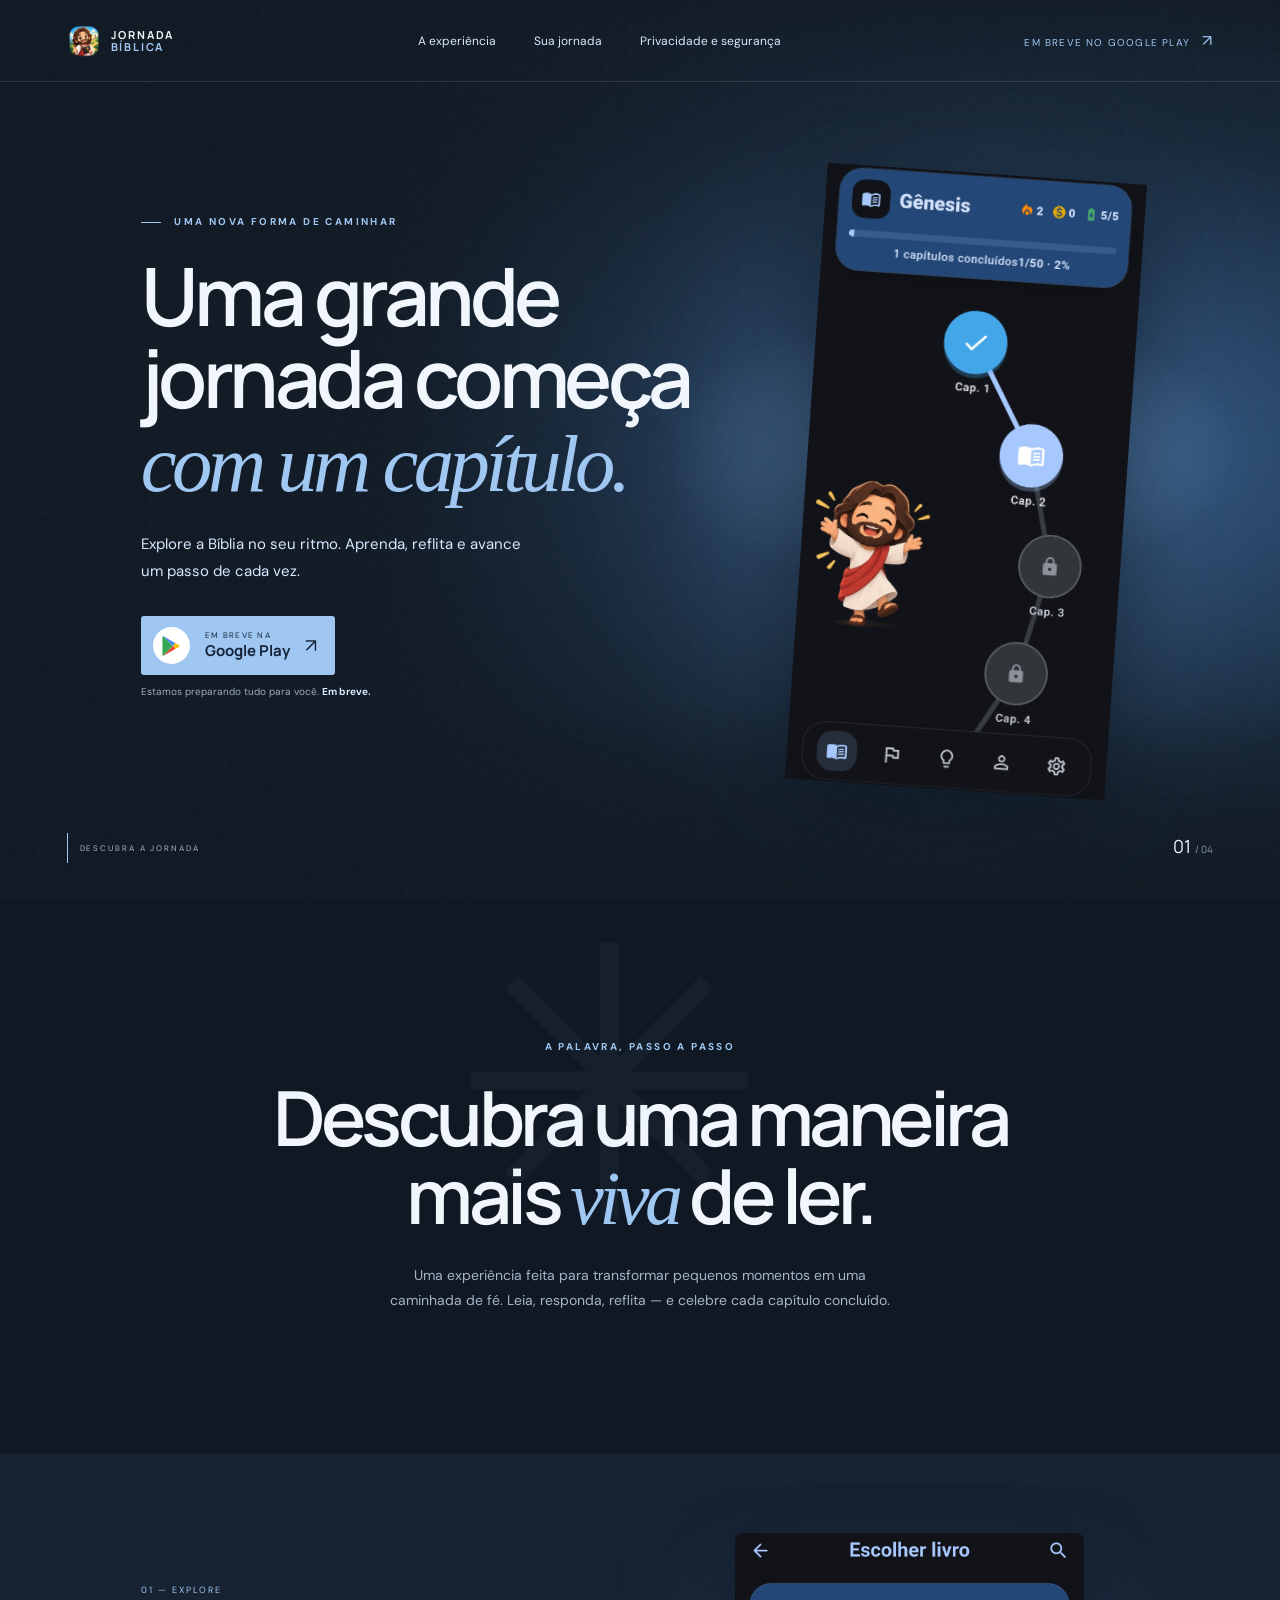
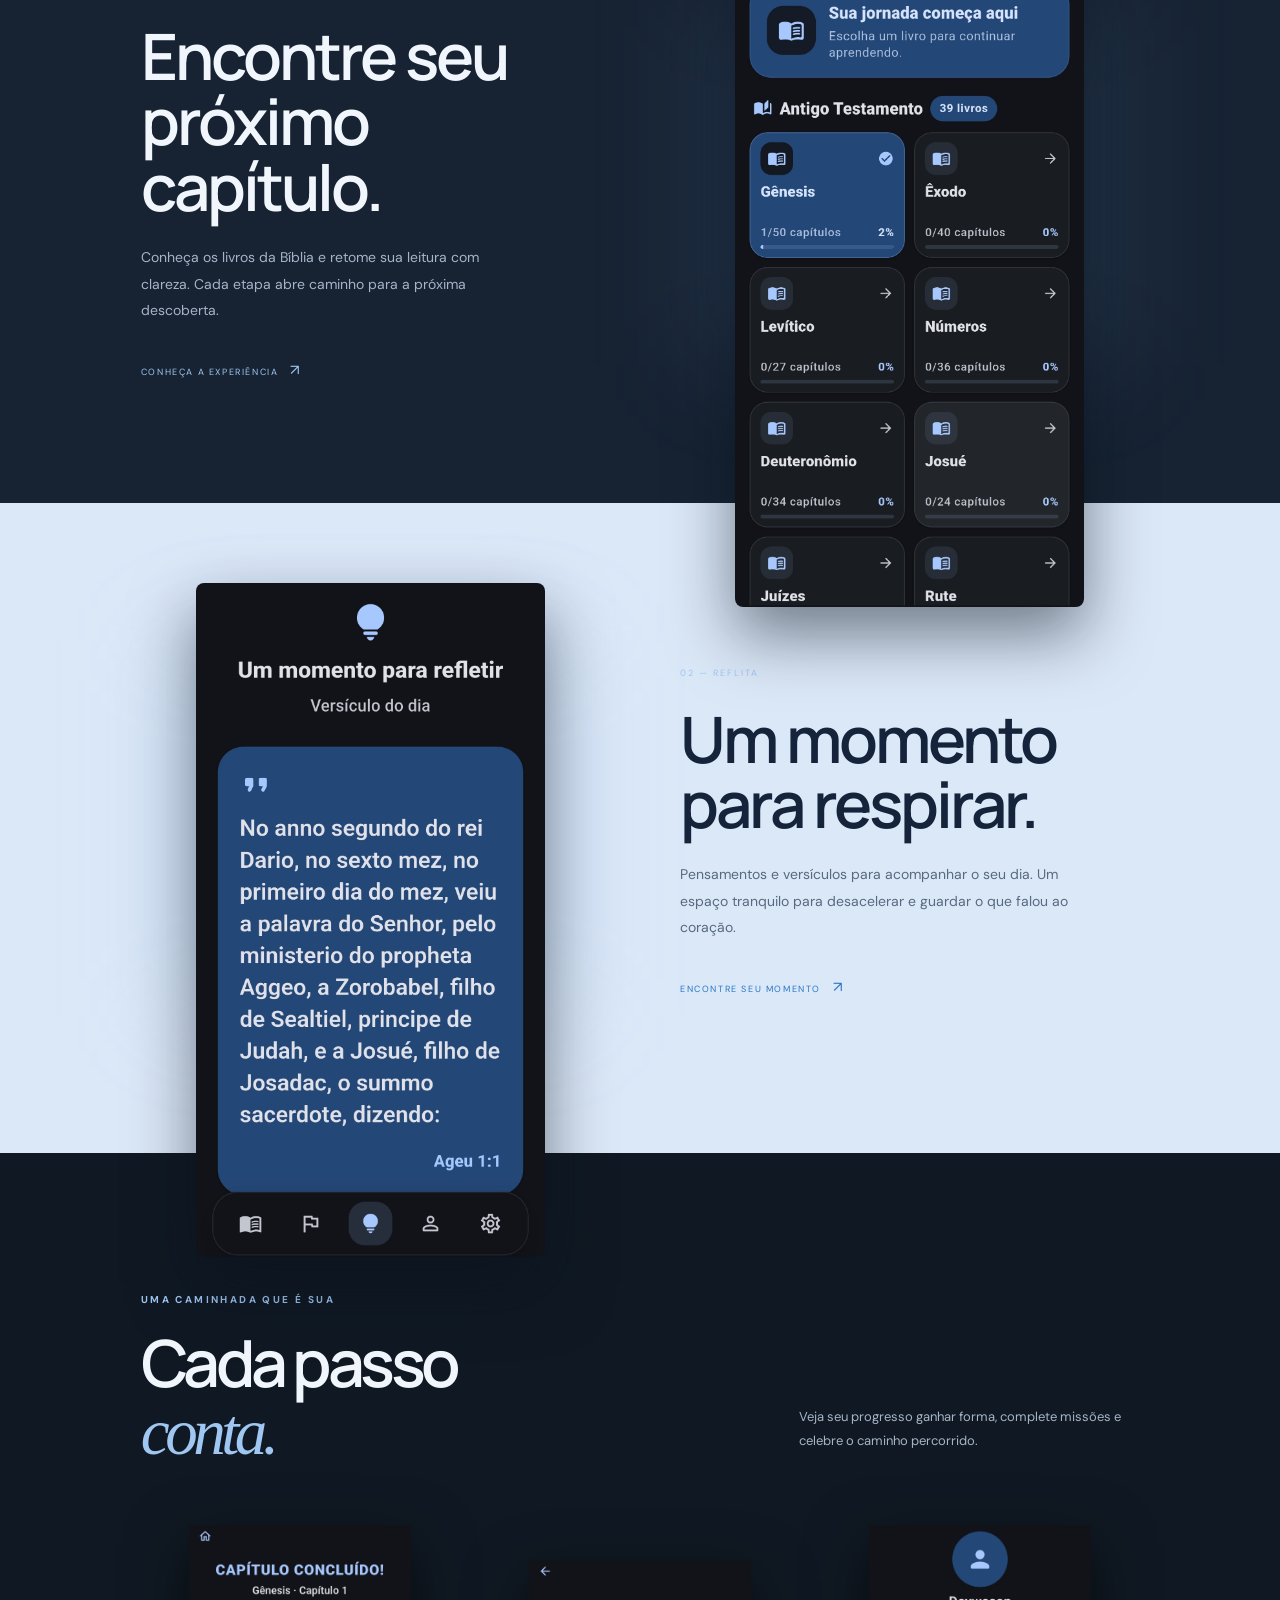
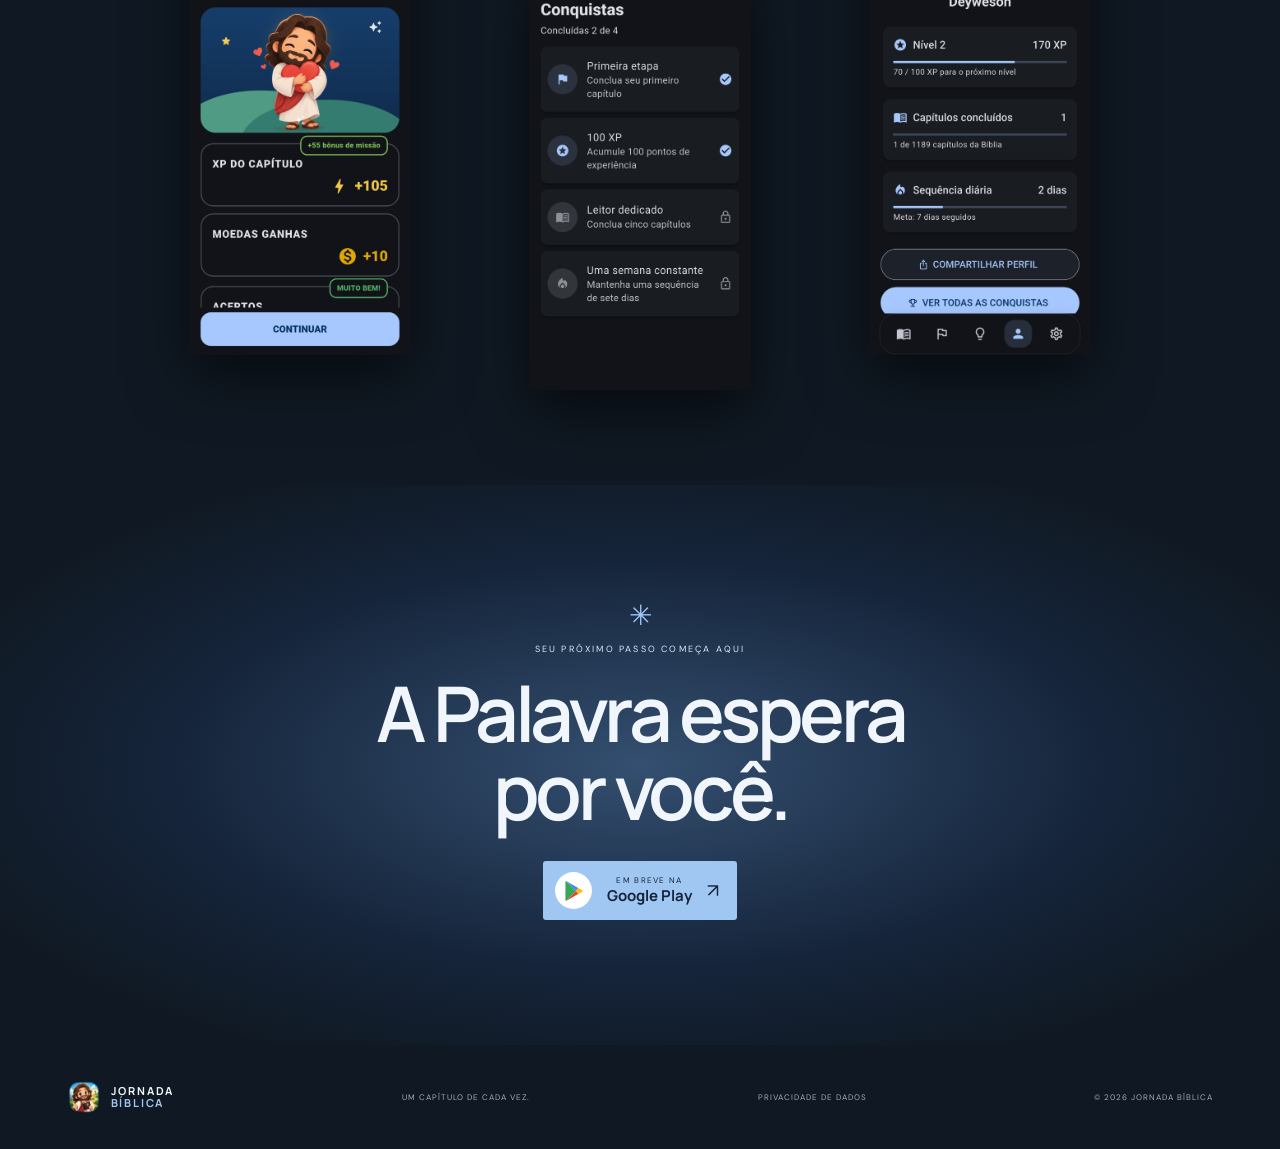
<file: index.html>
<!doctype html>
<html lang="pt-BR">
<head>
  <meta charset="utf-8"><meta name="viewport" content="width=device-width,initial-scale=1">
  <meta name="theme-color" content="#101923"><meta name="description" content="Jornada Bíblica: uma nova forma de explorar as Escrituras, um capítulo de cada vez.">
  <title>Jornada Bíblica — Uma jornada pela Palavra</title><link rel="preconnect" href="https://fonts.googleapis.com"><link rel="preconnect" href="https://fonts.gstatic.com" crossorigin><link href="https://fonts.googleapis.com/css2?family=DM+Sans:wght@400;500;600;700&family=Manrope:wght@400;500;600;700;800&display=swap" rel="stylesheet"><link rel="stylesheet" href="style.css">
</head>
<body>
  <header class="topbar"><a class="brand" href="#inicio"><img src="assets/icon.png" alt=""><span>JORNADA<br><b>BÍBLICA</b></span></a><nav><a href="#experiencia">A experiência</a><a href="#jornada">Sua jornada</a><a href="privacidade.html">Privacidade e segurança</a></nav><a class="nav-cta" href="#baixar">EM BREVE NO GOOGLE PLAY <span>↗</span></a><button class="menu" aria-label="Abrir menu">☰</button></header>
  <main>
    <section class="hero" id="inicio"><div class="hero-shade"></div><div class="hero-content"><p class="eyebrow"><i></i> UMA NOVA FORMA DE CAMINHAR</p><h1>Uma grande<br>jornada começa<br><em>com um capítulo.</em></h1><p class="intro">Explore a Bíblia no seu ritmo. Aprenda, reflita e avance um passo de cada vez.</p><a class="play-button" id="baixar" href="#baixar"><span class="play-icon" aria-hidden="true"><svg viewBox="0 0 32 36"><path fill="#34A853" d="M3 1.7 19.2 18 3 34.3c-.6-.4-1-1.1-1-2V3.7c0-.9.4-1.6 1-2Z"/><path fill="#4285F4" d="m3 1.7 19.8 11.2L19.2 18 3 1.7Z"/><path fill="#FBBC04" d="m22.8 12.9 6.1 3.4c1.5.8 1.5 2.6 0 3.4l-6.1 3.4L19.2 18l3.6-5.1Z"/><path fill="#EA4335" d="M3 34.3 19.2 18l3.6 5.1L3 34.3Z"/></svg></span><span><small>EM BREVE NA</small><b>Google Play</b></span><span class="arrow">↗</span></a><p class="availability">Estamos preparando tudo para você. <b>Em breve.</b></p></div><div class="hero-device"><div class="device-glow"></div><img src="assets/site/jornada.jpg" alt="Tela da jornada bíblica no aplicativo"></div><a class="scroll-cue" href="#experiencia"><span></span> DESCUBRA A JORNADA</a><div class="hero-index">01 <span> / 04</span></div></section>
    <section class="manifesto" id="experiencia"><p class="eyebrow">A PALAVRA, PASSO A PASSO</p><h2>Descubra uma maneira<br>mais <em>viva</em> de ler.</h2><p>Uma experiência feita para transformar pequenos momentos em uma caminhada de fé. Leia, responda, reflita — e celebre cada capítulo concluído.</p><div class="manifesto-mark">✳</div></section>
    <section class="feature feature-reading"><div class="feature-copy"><span class="number">01 — EXPLORE</span><h2>Encontre seu<br>próximo capítulo.</h2><p>Conheça os livros da Bíblia e retome sua leitura com clareza. Cada etapa abre caminho para a próxima descoberta.</p><a href="#jornada" class="text-link">CONHEÇA A EXPERIÊNCIA <span>↗</span></a></div><div class="feature-image"><img src="assets/site/livros.jpg" alt="Livros da Bíblia organizados no aplicativo"></div></section>
    <section class="feature feature-reflect"><div class="feature-image"><img src="assets/site/reflexao-do-dia.jpg" alt="Momento diário de reflexão no aplicativo"></div><div class="feature-copy"><span class="number">02 — REFLITA</span><h2>Um momento<br>para respirar.</h2><p>Pensamentos e versículos para acompanhar o seu dia. Um espaço tranquilo para desacelerar e guardar o que falou ao coração.</p><a href="#jornada" class="text-link">ENCONTRE SEU MOMENTO <span>↗</span></a></div></section>
    <section class="journey" id="jornada"><div class="journey-head"><p class="eyebrow">UMA CAMINHADA QUE É SUA</p><h2>Cada passo<br><em>conta.</em></h2><p>Veja seu progresso ganhar forma, complete missões e celebre o caminho percorrido.</p></div><div class="journey-grid"><img src="assets/site/capitulo-concluido.jpg" alt="Capítulo concluído e progresso da jornada"><img src="assets/site/conquistas.jpg" alt="Conquistas e progresso pessoal"><img src="assets/site/perfil.jpg" alt="Perfil da jornada bíblica"></div></section>
    <section class="closing"><span class="star">✳</span><p>SEU PRÓXIMO PASSO COMEÇA AQUI</p><h2>A Palavra espera<br>por você.</h2><a class="play-button" href="#baixar"><span class="play-icon" aria-hidden="true"><svg viewBox="0 0 32 36"><path fill="#34A853" d="M3 1.7 19.2 18 3 34.3c-.6-.4-1-1.1-1-2V3.7c0-.9.4-1.6 1-2Z"/><path fill="#4285F4" d="m3 1.7 19.8 11.2L19.2 18 3 1.7Z"/><path fill="#FBBC04" d="m22.8 12.9 6.1 3.4c1.5.8 1.5 2.6 0 3.4l-6.1 3.4L19.2 18l3.6-5.1Z"/><path fill="#EA4335" d="M3 34.3 19.2 18l3.6 5.1L3 34.3Z"/></svg></span><span><small>EM BREVE NA</small><b>Google Play</b></span><span class="arrow">↗</span></a></section>
  </main>
  <footer><a class="brand" href="#inicio"><img src="assets/icon.png" alt=""><span>JORNADA<br><b>BÍBLICA</b></span></a><span>UM CAPÍTULO DE CADA VEZ.</span><a href="privacidade.html">PRIVACIDADE DE DADOS</a><small>© 2026 JORNADA BÍBLICA</small></footer><script src="script.js"></script>
</body></html>
</file>
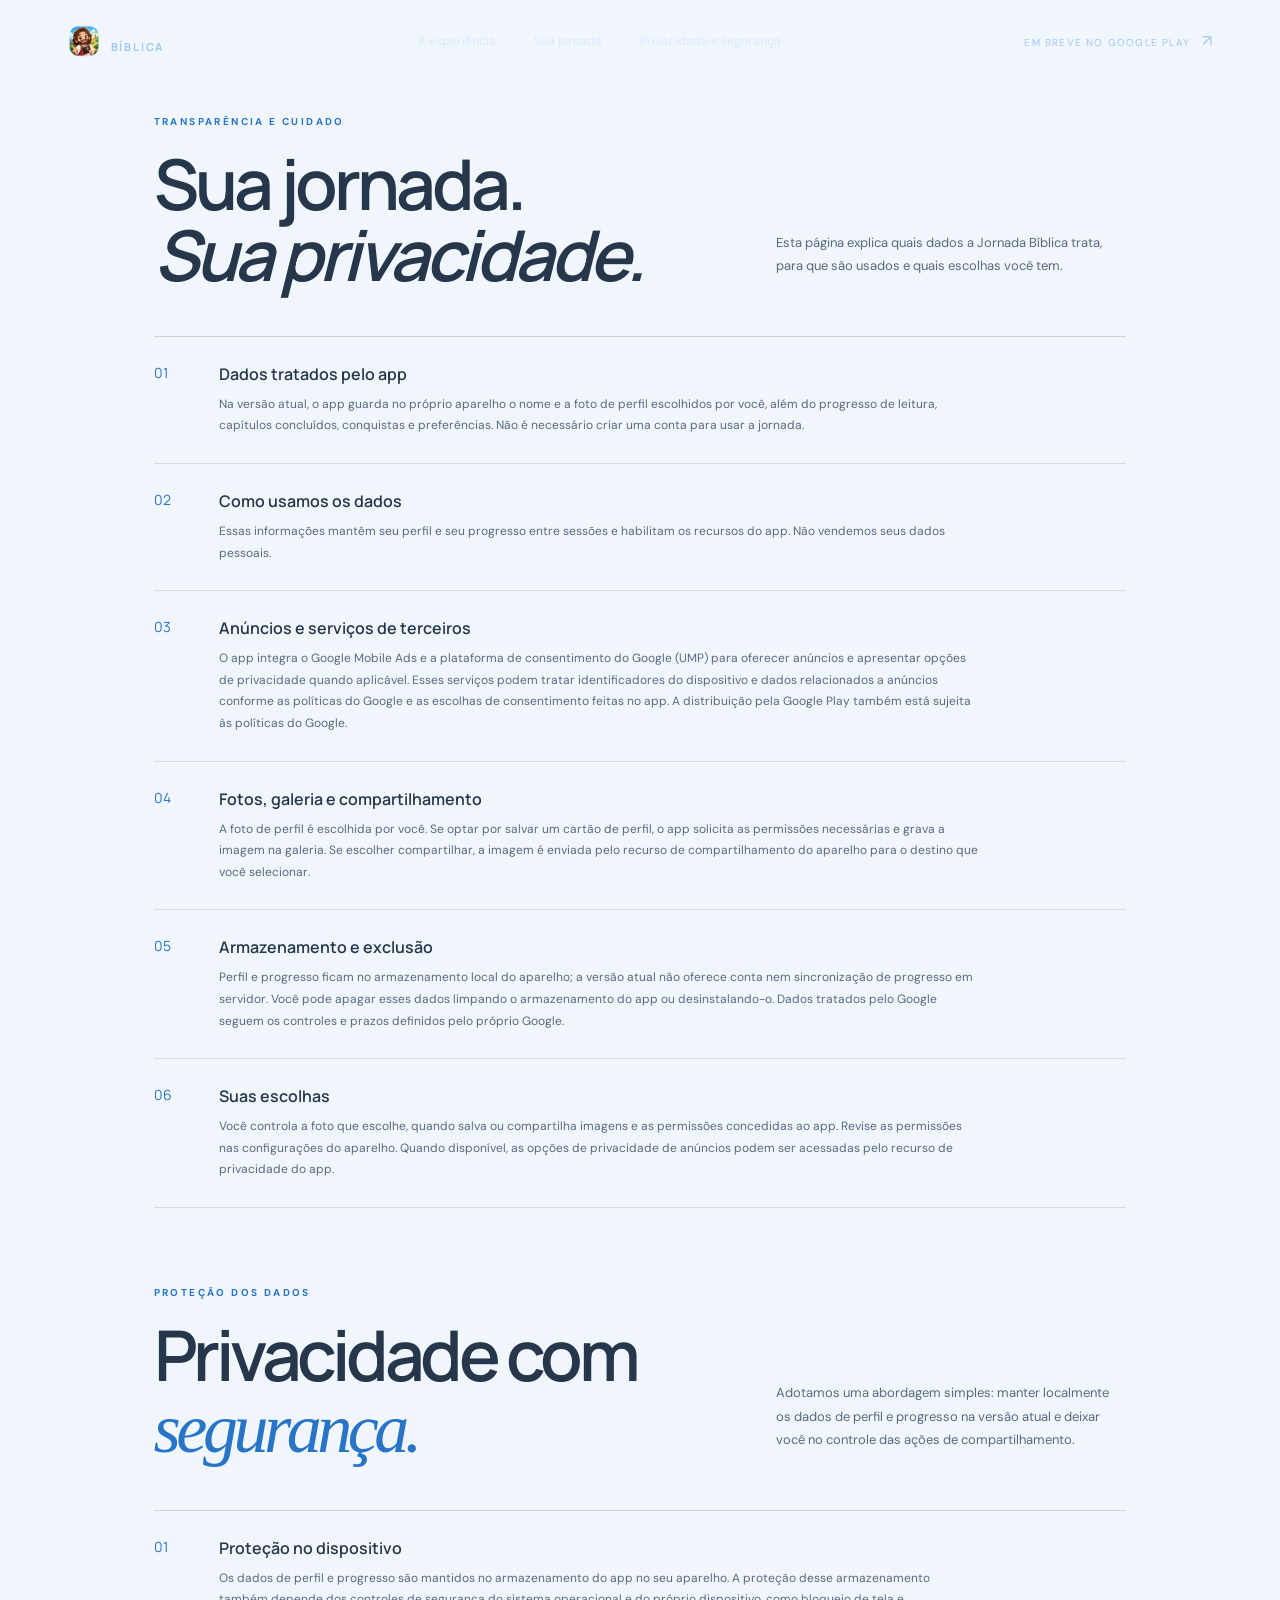
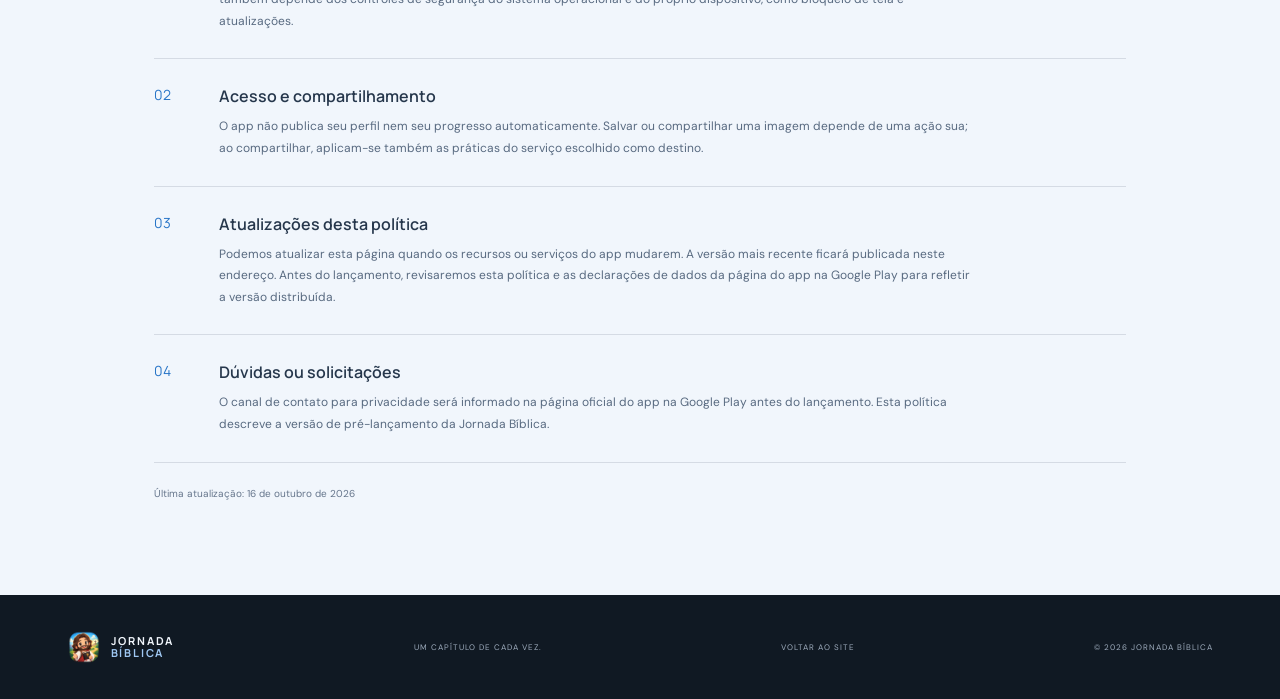
<file: privacidade.html>
<!doctype html>
<html lang="pt-BR">
<head>
  <meta charset="utf-8">
  <meta name="viewport" content="width=device-width,initial-scale=1">
  <meta name="theme-color" content="#101923">
  <meta name="description" content="Saiba como a Jornada Bíblica trata seus dados pessoais e protege sua privacidade.">
  <title>Privacidade e segurança — Jornada Bíblica</title>
  <link rel="preconnect" href="https://fonts.googleapis.com">
  <link rel="preconnect" href="https://fonts.gstatic.com" crossorigin>
  <link href="https://fonts.googleapis.com/css2?family=DM+Sans:wght@400;500;600;700&family=Manrope:wght@400;500;600;700;800&display=swap" rel="stylesheet">
  <link rel="stylesheet" href="style.css">
</head>
<body>
  <header class="topbar">
    <a class="brand" href="index.html#inicio"><img src="assets/icon.png" alt=""><span>JORNADA<br><b>BÍBLICA</b></span></a>
    <nav><a href="index.html#experiencia">A experiência</a><a href="index.html#jornada">Sua jornada</a><a href="#privacidade">Privacidade e segurança</a></nav>
    <a class="nav-cta" href="index.html#baixar">EM BREVE NO GOOGLE PLAY <span>↗</span></a>
    <button class="menu" aria-label="Abrir menu" aria-expanded="false">☰</button>
  </header>
  <main class="policy-main">
    <section class="privacy policy-page" id="privacidade">
      <div class="privacy-top">
        <div><p class="eyebrow">TRANSPARÊNCIA E CUIDADO</p><h1>Sua jornada.<br><em>Sua privacidade.</em></h1></div>
        <p>Esta página explica quais dados a Jornada Bíblica trata, para que são usados e quais escolhas você tem.</p>
      </div>
      <div class="privacy-items">
        <article><span>01</span><div><h2>Dados tratados pelo app</h2><p>Na versão atual, o app guarda no próprio aparelho o nome e a foto de perfil escolhidos por você, além do progresso de leitura, capítulos concluídos, conquistas e preferências. Não é necessário criar uma conta para usar a jornada.</p></div></article>
        <article><span>02</span><div><h2>Como usamos os dados</h2><p>Essas informações mantêm seu perfil e seu progresso entre sessões e habilitam os recursos do app. Não vendemos seus dados pessoais.</p></div></article>
        <article><span>03</span><div><h2>Anúncios e serviços de terceiros</h2><p>O app integra o Google Mobile Ads e a plataforma de consentimento do Google (UMP) para oferecer anúncios e apresentar opções de privacidade quando aplicável. Esses serviços podem tratar identificadores do dispositivo e dados relacionados a anúncios conforme as políticas do Google e as escolhas de consentimento feitas no app. A distribuição pela Google Play também está sujeita às políticas do Google.</p></div></article>
        <article><span>04</span><div><h2>Fotos, galeria e compartilhamento</h2><p>A foto de perfil é escolhida por você. Se optar por salvar um cartão de perfil, o app solicita as permissões necessárias e grava a imagem na galeria. Se escolher compartilhar, a imagem é enviada pelo recurso de compartilhamento do aparelho para o destino que você selecionar.</p></div></article>
        <article><span>05</span><div><h2>Armazenamento e exclusão</h2><p>Perfil e progresso ficam no armazenamento local do aparelho; a versão atual não oferece conta nem sincronização de progresso em servidor. Você pode apagar esses dados limpando o armazenamento do app ou desinstalando-o. Dados tratados pelo Google seguem os controles e prazos definidos pelo próprio Google.</p></div></article>
        <article><span>06</span><div><h2>Suas escolhas</h2><p>Você controla a foto que escolhe, quando salva ou compartilha imagens e as permissões concedidas ao app. Revise as permissões nas configurações do aparelho. Quando disponível, as opções de privacidade de anúncios podem ser acessadas pelo recurso de privacidade do app.</p></div></article>
      </div>

      <div class="privacy-top security-heading" id="seguranca">
        <div><p class="eyebrow">PROTEÇÃO DOS DADOS</p><h2>Privacidade com<br><em>segurança.</em></h2></div>
        <p>Adotamos uma abordagem simples: manter localmente os dados de perfil e progresso na versão atual e deixar você no controle das ações de compartilhamento.</p>
      </div>
      <div class="privacy-items">
        <article><span>01</span><div><h2>Proteção no dispositivo</h2><p>Os dados de perfil e progresso são mantidos no armazenamento do app no seu aparelho. A proteção desse armazenamento também depende dos controles de segurança do sistema operacional e do próprio dispositivo, como bloqueio de tela e atualizações.</p></div></article>
        <article><span>02</span><div><h2>Acesso e compartilhamento</h2><p>O app não publica seu perfil nem seu progresso automaticamente. Salvar ou compartilhar uma imagem depende de uma ação sua; ao compartilhar, aplicam-se também as práticas do serviço escolhido como destino.</p></div></article>
        <article><span>03</span><div><h2>Atualizações desta política</h2><p>Podemos atualizar esta página quando os recursos ou serviços do app mudarem. A versão mais recente ficará publicada neste endereço. Antes do lançamento, revisaremos esta política e as declarações de dados da página do app na Google Play para refletir a versão distribuída.</p></div></article>
        <article><span>04</span><div><h2>Dúvidas ou solicitações</h2><p>O canal de contato para privacidade será informado na página oficial do app na Google Play antes do lançamento. Esta política descreve a versão de pré-lançamento da Jornada Bíblica.</p></div></article>
      </div>
      <p class="privacy-note">Última atualização: 16 de outubro de 2026</p>
    </section>
  </main>
  <footer>
    <a class="brand" href="index.html#inicio"><img src="assets/icon.png" alt=""><span>JORNADA<br><b>BÍBLICA</b></span></a>
    <span>UM CAPÍTULO DE CADA VEZ.</span>
    <a href="index.html">VOLTAR AO SITE</a>
    <small>© 2026 JORNADA BÍBLICA</small>
  </footer>
  <script src="script.js"></script>
</body>
</html>
</file>
<file: style.css>
:root{--ink:#101923;--cream:#f1f6fc;--muted:#aab9c9;--lime:#9fc7f2;--green:#287fe0;--line:#ffffff26}*{box-sizing:border-box}html{scroll-behavior:smooth}body{margin:0;background:var(--ink);color:var(--cream);font-family:'DM Sans',sans-serif}a{color:inherit;text-decoration:none}.topbar{height:82px;display:flex;align-items:center;justify-content:space-between;padding:0 5.2%;position:absolute;z-index:5;inset:0 0 auto;border-bottom:1px solid #ffffff1c}.brand{display:flex;align-items:center;gap:10px;font:700 11px/1.05 'Manrope',sans-serif;letter-spacing:1.8px}.brand img{width:34px;height:34px;object-fit:contain}.brand b{color:var(--lime)}nav{display:flex;gap:38px;font-size:12px;color:#d8e9ff}nav a:hover,.text-link:hover{color:var(--lime)}.nav-cta{font-size:10px;letter-spacing:1.2px;color:var(--lime)}.nav-cta span{font-size:16px;margin-left:8px}.menu{display:none;background:none;color:white;border:0;font-size:22px}.hero{min-height:790px;height:min(100vh,960px);position:relative;overflow:hidden;background:radial-gradient(ellipse at 74% 50%,#669cda 0%,#294a70 22%,#17283a 52%,#101923 78%)}.hero:before,.hero:after{content:'';position:absolute;inset:0;pointer-events:none}.hero:before{background:linear-gradient(90deg,#101923 0%,#101923ef 29%,#10192365 57%,transparent 100%),linear-gradient(0deg,#101923 0%,transparent 22%)}.hero:after{opacity:.22;background-image:url("data:image/svg+xml,%3Csvg viewBox='0 0 180 180' xmlns='http://www.w3.org/2000/svg'%3E%3Cfilter id='n'%3E%3CfeTurbulence type='fractalNoise' baseFrequency='.8' numOctaves='3' stitchTiles='stitch'/%3E%3C/filter%3E%3Crect width='100%25' height='100%25' filter='url(%23n)' opacity='.12'/%3E%3C/svg%3E")}.hero-content{position:relative;z-index:2;padding:205px 0 0 11%;max-width:710px}.eyebrow{font-size:10px;letter-spacing:2.4px;color:var(--lime);font-weight:700}.eyebrow i{display:inline-block;width:20px;height:1px;background:var(--lime);vertical-align:middle;margin-right:9px}.hero h1,.manifesto h2,.feature h2,.journey h2,.closing h2,.privacy h2{font:600 clamp(45px,6.3vw,86px)/1.02 'Manrope',sans-serif;letter-spacing:-4.5px;margin:26px 0}.hero h1 em,.manifesto h2 em,.journey h2 em,.privacy h2 em{font-family:Georgia,serif;font-weight:400;color:var(--lime)}.intro{font-size:15px;line-height:1.8;color:#d8e9ff;max-width:390px;margin:0 0 31px}.play-button{display:inline-flex;align-items:center;gap:15px;background:var(--lime);color:#15243a;padding:11px 18px 11px 12px;min-width:185px;border-radius:3px}.play-icon{font-size:17px;border:1px solid #15243a55;border-radius:50%;width:37px;height:37px;display:grid;place-items:center;padding-left:2px}.play-button small,.play-button b{display:block}.play-button small{font-size:8px;letter-spacing:1.3px}.play-button b{font:700 15px 'Manrope'}.arrow{margin-left:auto;font-size:19px}.availability{font-size:10px;color:#9eacbd}.availability b{color:#d8e9ff}.hero-device{position:absolute;z-index:1;right:12%;top:14%;height:79%;width:clamp(225px,25vw,340px);display:flex;justify-content:center;align-items:center;transform:rotate(4deg)}.hero-device img{height:100%;max-width:100%;object-fit:contain;filter:drop-shadow(0 25px 50px #07101baa);border-radius:8px}.device-glow{position:absolute;width:140%;height:80%;background:#9fc7f222;filter:blur(80px);border-radius:50%}.scroll-cue{position:absolute;z-index:2;bottom:37px;left:5.2%;font-size:8px;letter-spacing:1.9px;color:#a5b4c7;display:flex;align-items:center;gap:12px}.scroll-cue span{height:30px;width:1px;background:var(--lime)}.hero-index{position:absolute;z-index:2;bottom:42px;right:5.2%;font:18px 'Manrope'}.hero-index span{font-size:10px;color:#8999ad}.manifesto{text-align:center;padding:130px 20px 140px;position:relative;overflow:hidden}.manifesto h2,.privacy h2{font-size:clamp(47px,6vw,76px)}.manifesto>p:not(.eyebrow){color:#a5b4c7;line-height:1.8;max-width:500px;margin:0 auto;font-size:14px}.manifesto-mark{position:absolute;color:#9fc7f20a;font-size:380px;line-height:1;left:calc(50% - 190px);top:0}.feature{display:grid;grid-template-columns:1fr 1fr;min-height:610px;align-items:center;padding:80px 11%;gap:8%}.feature-reading{background:#172333}.feature-reflect{background:#dbe8f8;color:#15243a}.feature-copy{max-width:390px}.number{font-size:9px;letter-spacing:2px;color:#9fc7f2}.feature h2{font-size:clamp(42px,5vw,65px);letter-spacing:-3px;margin:25px 0}.feature p{font-size:14px;line-height:1.9;color:#a5b4c7}.feature-reflect p{color:#586a80}.feature-image{height:490px;display:grid;place-items:center;position:relative}.feature-image:before{content:'';position:absolute;inset:12% 5%;background:#83b9f220;filter:blur(55px)}.feature-image img{position:relative;max-height:100%;max-width:76%;object-fit:contain;border-radius:8px;box-shadow:0 28px 65px #07101b80}.text-link{display:inline-block;margin-top:22px;font-size:9px;letter-spacing:1.6px;color:var(--lime)}.text-link span{font-size:15px;margin-left:8px}.feature-reflect .text-link{color:#2875c7}.journey{padding:130px 11%;background:#101923}.journey-head{display:grid;grid-template-columns:1.2fr 1fr;align-items:end;margin-bottom:60px}.journey-head .eyebrow{grid-column:1/-1}.journey h2{font-size:65px;margin:14px 0 0}.journey-head>p:last-child{max-width:340px;color:#a5b4c7;line-height:1.8;font-size:13px;justify-self:end}.journey-grid{display:grid;grid-template-columns:repeat(3,1fr);gap:22px;align-items:center}.journey-grid img{width:100%;height:430px;object-fit:contain;filter:drop-shadow(0 20px 30px #0009)}.journey-grid img:nth-child(2){transform:translateY(35px)}.closing{text-align:center;padding:112px 20px 125px;background:radial-gradient(ellipse at center,#344f70 0%,#15243a 52%,#101923 82%)}.closing .star{display:block;color:var(--lime);font-size:28px}.closing p{font-size:9px;letter-spacing:2.2px;color:#d8e9ff}.closing h2{font-size:clamp(50px,6vw,78px);margin:19px 0 30px}.privacy{padding:105px 12% 85px;background:#f1f6fc;color:#26374c}.privacy-top{display:grid;grid-template-columns:1.2fr 1fr;align-items:end;border-bottom:1px solid #26374c30;padding-bottom:45px}.privacy .eyebrow{color:#2875c7}.privacy h2{font-size:clamp(46px,5.6vw,70px);margin:20px 0 0}.privacy h2 em{color:#2875c7}.privacy-top>p{max-width:350px;color:#586a80;font-size:13px;line-height:1.8;justify-self:end}.privacy-items article{display:grid;grid-template-columns:65px 1fr;padding:26px 0;border-bottom:1px solid #26374c23}.privacy-items article>span{color:#2875c7;font:14px 'Manrope'}.privacy-items h3{font:600 16px 'Manrope';margin:0 0 9px}.privacy-items p{max-width:760px;margin:0;color:#586a80;font-size:12px;line-height:1.8}.privacy-note{font-size:10px;color:#65758b;margin-top:24px}footer{min-height:104px;display:flex;align-items:center;justify-content:space-between;padding:22px 5.2%;font-size:8px;letter-spacing:1px;color:#9eacbd}footer .brand{color:var(--cream)}footer small{font-size:8px}@media(max-width:760px){.topbar{height:70px;padding:0 6%}nav,.nav-cta{display:none}.menu{display:block}.hero{height:920px;min-height:0}.hero-content{padding:130px 7% 0}.hero h1{font-size:57px;letter-spacing:-3px}.intro{max-width:310px}.hero-device{height:42%;width:235px;right:11%;top:auto;bottom:75px;opacity:.9}.scroll-cue{left:6%;bottom:26px}.hero-index{right:6%;bottom:31px}.manifesto{padding:100px 8%}.manifesto h2{letter-spacing:-2.5px}.feature{grid-template-columns:1fr;padding:72px 8%;gap:25px}.feature-reading .feature-image{grid-row:1}.feature-image{height:420px}.feature-image img{max-width:70%}.feature-reflect .feature-image{grid-row:2}.journey{padding:90px 7%}.journey-head{display:block}.journey h2{font-size:58px}.journey-head>p:last-child{margin-top:20px}.journey-grid{gap:7px}.journey-grid img{height:280px}.journey-grid img:nth-child(2){transform:translateY(22px)}.privacy{padding:82px 7%}.privacy-top{display:block;padding-bottom:30px}.privacy-top>p{margin-top:20px}.privacy-items article{grid-template-columns:40px 1fr}.privacy h2{letter-spacing:-2.5px}footer{gap:20px;flex-wrap:wrap}footer>span{display:none}}@media(max-width:420px){.hero h1{font-size:49px}.hero-device{height:38%;right:7%}.journey-grid img{height:225px}.feature-image{height:350px}}

@media(max-width:760px){.topbar nav.open{display:flex;position:absolute;top:70px;left:0;right:0;padding:24px 7%;background:#111e2b;flex-direction:column;gap:20px;border-bottom:1px solid #ffffff22}.topbar nav.open a{font-size:14px}}

.play-icon{background:#fff;border:0;padding:8px}.play-icon svg{width:20px;height:22px;display:block}

.privacy h1{font:600 clamp(46px,5.6vw,70px)/1.02 Manrope,sans-serif;letter-spacing:-4px;margin:20px 0 0}.privacy-items h2{font:600 16px Manrope,sans-serif;letter-spacing:0;margin:0 0 9px}.security-heading{margin-top:68px}
@media(max-width:760px){.privacy h1{letter-spacing:-2.5px}.security-heading{margin-top:48px}}
</file>
